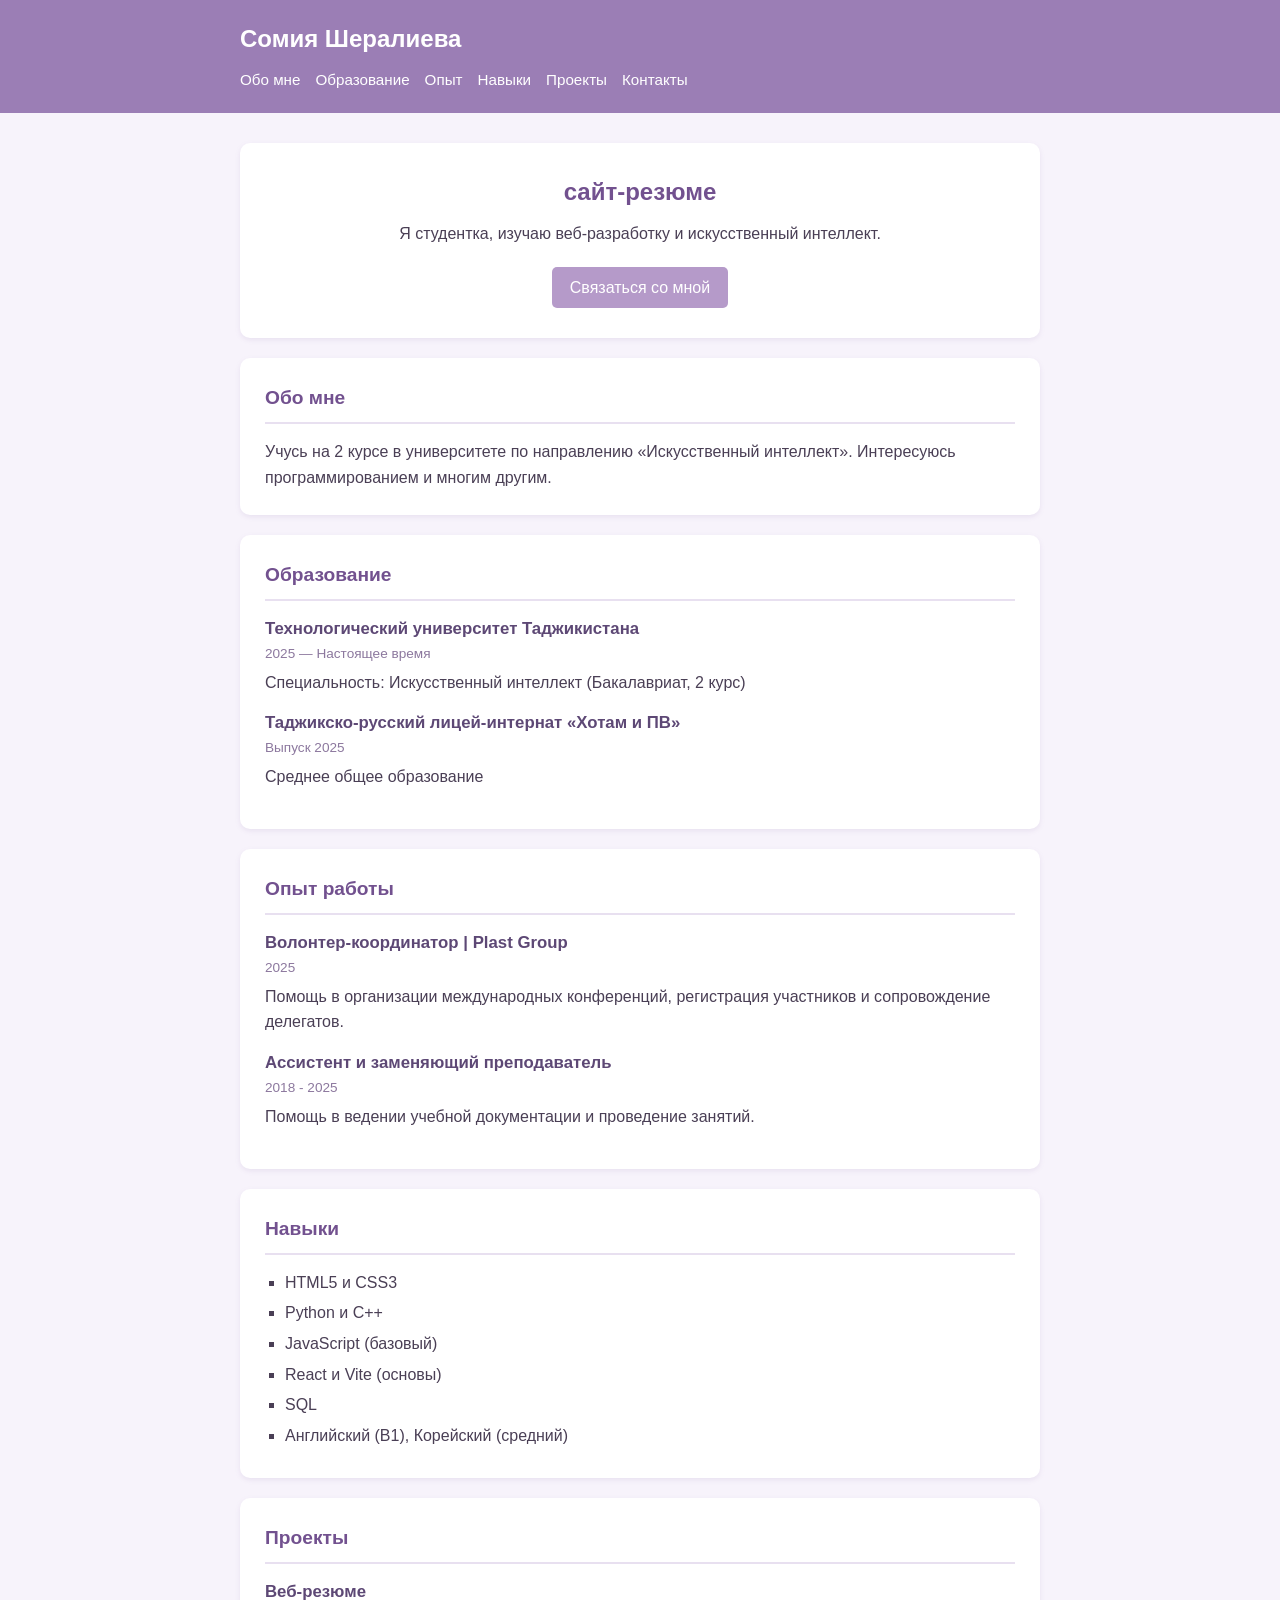
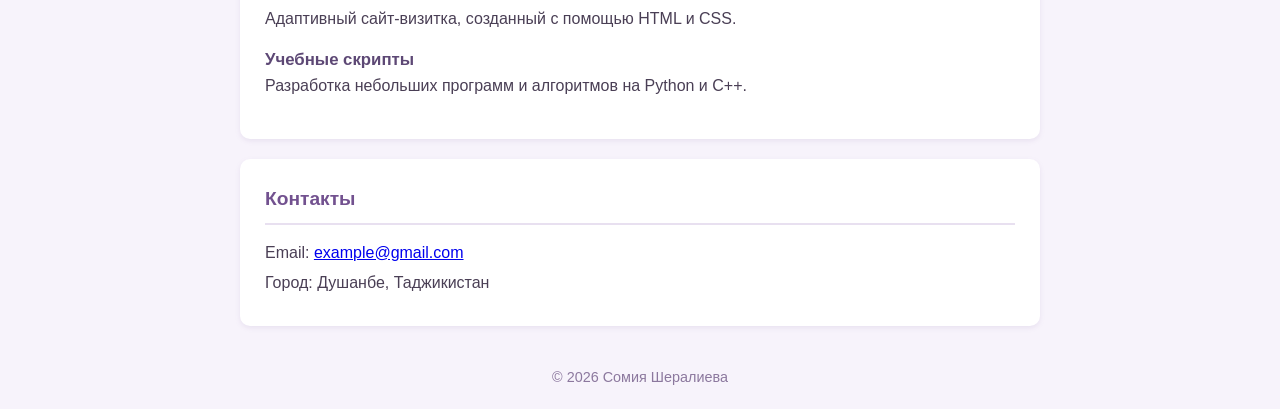
<file: index.html>
<!DOCTYPE html>
<html lang="ru">
<head>
    <meta charset="UTF-8">
    <meta name="viewport" content="width=device-width, initial-scale=1.0">
    <title>Мое резюме</title>
    <link rel="stylesheet" href="style.css">
</head>
<body>

    <header>
        <div class="container">
            <h1>Сомия Шералиева</h1>
            <nav>
                <a href="#about">Обо мне</a>
                <a href="#education">Образование</a>
                <a href="#experience">Опыт</a>
                <a href="#skills">Навыки</a>
                <a href="#projects">Проекты</a>
                <a href="#contacts">Контакты</a>
            </nav>
        </div>
    </header>
    <main class="container">
        <section class="hero">
            <h2> сайт-резюме</h2>
            <p>Я студентка, изучаю веб-разработку и искусственный интеллект.</p>
            <a href="#contacts" class="btn">Связаться со мной</a>
        </section>

        <section id="about" class="block">
            <h2>Обо мне</h2>
            <p>Учусь на 2 курсе в университете по направлению «Искусственный интеллект». Интересуюсь программированием и многим другим.</p>
        </section>

        <section id="education" class="block">
            <h2>Образование</h2>
            <div class="item">
                <h3>Технологический университет Таджикистана</h3>
                <p class="date">2025 — Настоящее время</p>
                <p>Специальность: Искусственный интеллект (Бакалавриат, 2 курс)</p>
            </div>
            <div class="item">
                <h3>Таджикско-русский лицей-интернат «Хотам и ПВ»</h3>
                <p class="date">Выпуск 2025</p>
                <p>Среднее общее образование</p>
            </div>
        </section>

        <section id="experience" class="block">
            <h2>Опыт работы</h2>
            <div class="item">
                <h3>Волонтер-координатор | Plast Group</h3>
                <p class="date">2025</p>
                <p>Помощь в организации международных конференций, регистрация участников и сопровождение делегатов.</p>
            </div>
            <div class="item">
                <h3>Ассистент и заменяющий преподаватель</h3>
                <p class="date">2018 - 2025</p>
                <p>Помощь в ведении учебной документации и проведение занятий.</p>
            </div>
        </section>

        <section id="skills" class="block">
            <h2>Навыки</h2>
            <ul>
                <li>HTML5 и CSS3</li>
                <li>Python и C++</li>
                <li>JavaScript (базовый)</li>
                <li>React и Vite (основы)</li>
                <li>SQL</li>
                <li>Английский (B1), Корейский (средний)</li>
            </ul>
        </section>

        <section id="projects" class="block">
            <h2>Проекты</h2>
            <div class="item">
                <h3>Веб-резюме</h3>
                <p>Адаптивный сайт-визитка, созданный с помощью HTML и CSS.</p>
            </div>
            <div class="item">
                <h3>Учебные скрипты</h3>
                <p>Разработка небольших программ и алгоритмов на Python и C++.</p>
            </div>
        </section>

        <section id="contacts" class="block">
            <h2>Контакты</h2>
            <ul class="contacts-list">
                <li>Email: <a href="mailto:example@gmail.com">example@gmail.com</a></li>
                <li>Город: Душанбе, Таджикистан</li>
            </ul>
        </section>

    </main>

    <footer>
        <div class="container">
            <p>&copy; 2026 Сомия Шералиева</p>
        </div>
    </footer>

</body>
</html>
</file>
<file: style.css>
* {
    margin: 0;
    padding: 0;
    box-sizing: border-box;
}

body {
    font-family: Arial, sans-serif;
    background-color: #f7f3fb; 
    color: #4a3f55;            
    line-height: 1.6;
}

.container {
    width: 85%;
    max-width: 800px;
    margin: 0 auto;
}

header {
    background-color: #9b7eb5; 
    color: white;
    padding: 20px 0;
    position: sticky;
    top: 0;
}

header h1 {
    font-size: 1.5rem;
    margin-bottom: 10px;
}

nav {
    display: flex;
    flex-wrap: wrap;
    gap: 15px;
}

nav a {
    color: white;
    text-decoration: none;
    font-size: 0.95rem;
}

nav a:hover {
    text-decoration: underline;
}

.hero {
    background-color: #ffffff;
    margin: 30px 0 20px 0;
    padding: 30px;
    border-radius: 10px;
    text-align: center;
    box-shadow: 0 2px 5px rgba(155, 126, 181, 0.15);
}

.hero h2 {
    color: #72518f;
    margin-bottom: 10px;
}

.hero p {
    margin-bottom: 20px;
}

.btn {
    display: inline-block;
    background-color: #b59ac9;
    color: white;
    padding: 8px 18px;
    text-decoration: none;
    border-radius: 5px;
}

.btn:hover {
    background-color: #9b7eb5;
}

.block {
    background-color: #ffffff;
    margin-bottom: 20px;
    padding: 25px;
    border-radius: 10px;
    box-shadow: 0 2px 5px rgba(155, 126, 181, 0.15);
}

.block h2 {
    color: #72518f;
    border-bottom: 2px solid #e8e0f0;
    padding-bottom: 8px;
    margin-bottom: 15px;
    font-size: 1.2rem;
}

.item {
    margin-bottom: 15px;
}

.item h3 {
    font-size: 1.05rem;
    color: #5d4875;
}

.date {
    font-size: 0.85rem;
    color: #8c789e;
    margin-bottom: 5px;
}

.block ul {
    list-style-type: square;
    margin-left: 20px;
}

.block ul li {
    margin-bottom: 5px;
}

.contacts-list {
    list-style: none !important;
    margin-left: 0 !important;
}


footer {
    text-align: center;
    padding: 20px 0;
    color: #8c789e;
    font-size: 0.9rem;
}

@media (max-width: 600px) {
    .container {
        width: 95%;
    }

    nav {
        gap: 10px;
    }

    .hero, .block {
        padding: 15px;
    }
}
</file>
